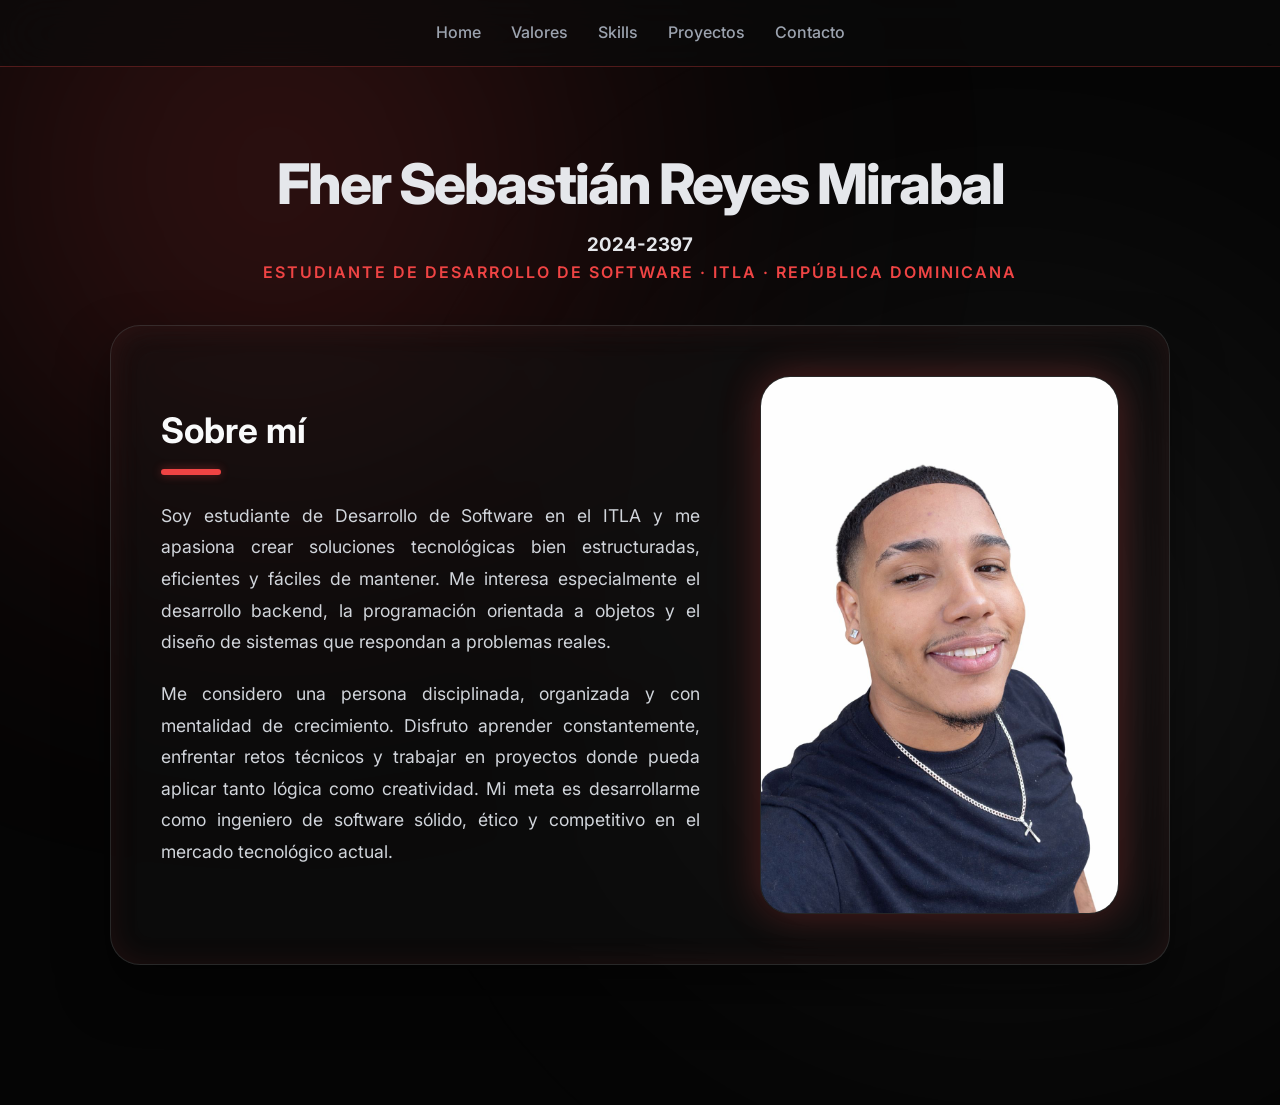
<file: index.html>
<!DOCTYPE html>
<html lang="es">
<head>
    <meta charset="UTF-8">
    <meta name="viewport" content="width=device-width, initial-scale=1.0">
    <title>Fher Reyes | My Personal Site</title>
    <link rel="stylesheet" href="style.css">
</head>
<body>
    <div class="bg-texture"></div>
     <nav>
    <a href="index.html">Home</a>
    <a href="valores.html">Valores</a>
    <a href="skills.html">Skills</a>
    <a href="proyectos.html">Proyectos</a>
    <a href="contacto.html">Contacto</a>
</nav>
     <header>
        <h1>Fher Sebastián Reyes Mirabal</h1>
        
        <h3>2024-2397</h3>
        
        <p>Estudiante de Desarrollo de Software · ITLA · República Dominicana</p>
     </header>
     <main class="container">
        <section class="card">
            <div class="hero">
                <div class="hero-content">
                    <h2 class="section-title">Sobre mí</h2>
                    <div class="hero-text">
                        <p>
                            Soy estudiante de Desarrollo de Software en el ITLA y me apasiona crear soluciones 
                            tecnológicas bien estructuradas, eficientes y fáciles de mantener. Me interesa 
                            especialmente el desarrollo backend, la programación orientada a objetos y el 
                            diseño de sistemas que respondan a problemas reales.
                        </p>
                        <p>
                            Me considero una persona disciplinada, organizada y con mentalidad de crecimiento. 
                            Disfruto aprender constantemente, enfrentar retos técnicos y trabajar en proyectos 
                            donde pueda aplicar tanto lógica como creatividad. Mi meta es desarrollarme como 
                            ingeniero de software sólido, ético y competitivo en el mercado tecnológico actual.
                        </p>
                    </div>
                </div>
                <div class="hero-image">
                    <img src="Mi-Foto.jpeg" alt="Fher Sebastián Reyes Mirabal">
                </div>
            </div>
        </section>
     </main>
    <div style="height: 60px;"></div>
</body>
</html>
</file>
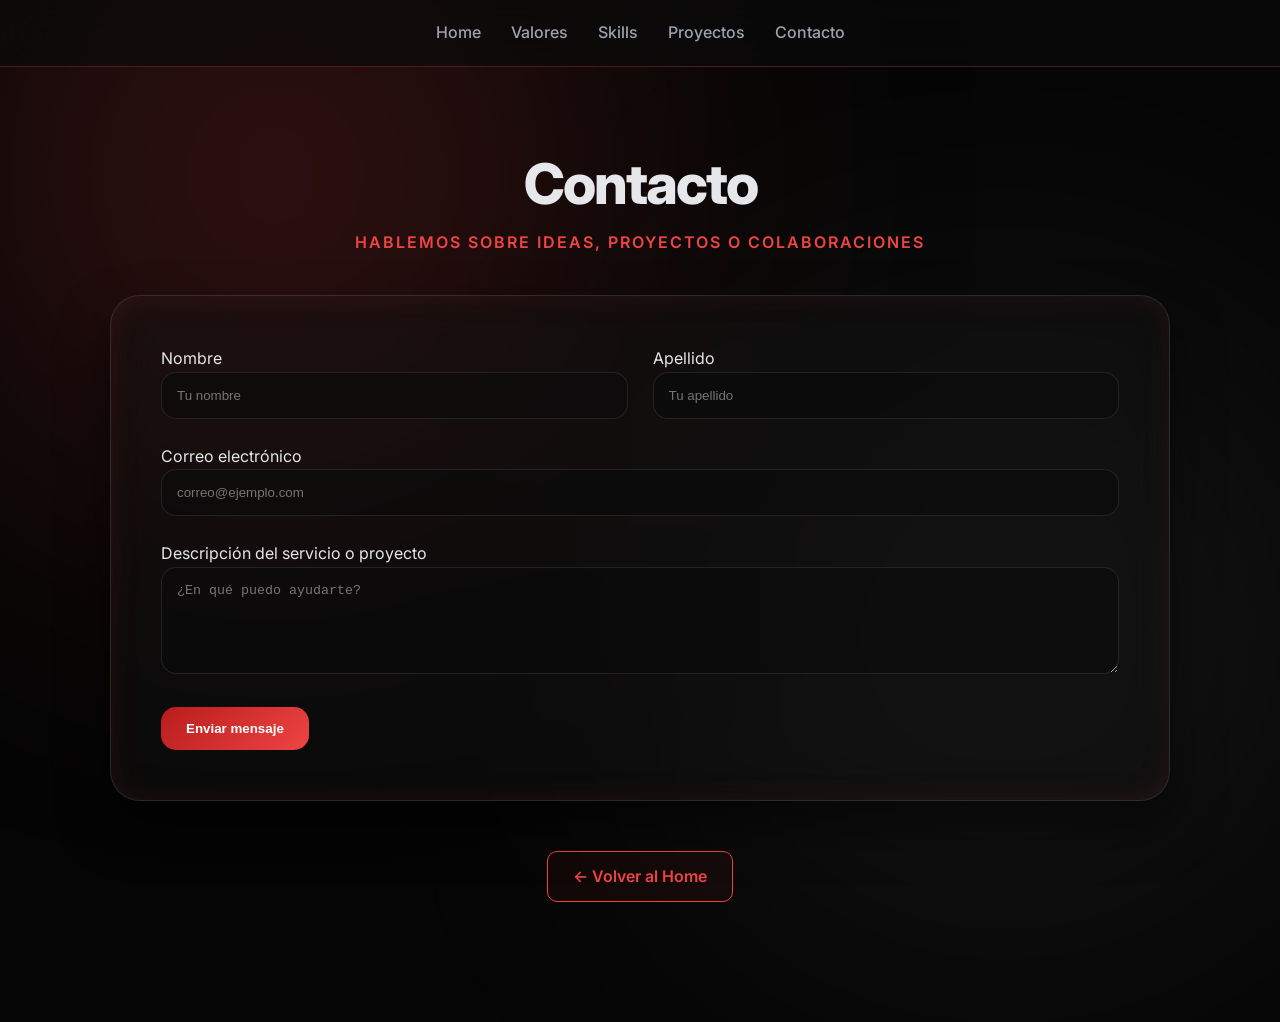
<file: contacto.html>
<!DOCTYPE html>
<html lang="es">
<head>
    <meta charset="UTF-8">
    <meta name="viewport" content="width=device-width, initial-scale=1.0">
    <title>Contacto | Fher Reyes</title>
    <link rel="stylesheet" href="style.css">
</head>
<body>
    <div class="bg-texture"></div>

    <nav>
    <a href="index.html">Home</a>
    <a href="valores.html">Valores</a>
    <a href="skills.html">Skills</a>
    <a href="proyectos.html">Proyectos</a>
    <a href="contacto.html">Contacto</a>
</nav>

    <header>
        <h1>Contacto</h1>
        <p>Hablemos sobre ideas, proyectos o colaboraciones</p>
    </header>

    <main class="container">
        <div class="card">
            <form id="miFormulario" class="contact-form" action="https://formspree.io/f/TU_ID_DE_FORMSPREE" method="POST">
                <div class="form-group">
                    <label>Nombre</label>
                    <input type="text" name="nombre" placeholder="Tu nombre" required>
                </div>

                <div class="form-group">
                    <label>Apellido</label>
                    <input type="text" name="apellido" placeholder="Tu apellido" required>
                </div>

                <div class="full-width">
                    <label>Correo electrónico</label>
                    <input type="email" name="email" placeholder="correo@ejemplo.com" required>
                </div>

                <div class="full-width">
                    <label>Descripción del servicio o proyecto</label>
                    <textarea name="mensaje" rows="5" placeholder="¿En qué puedo ayudarte?" required></textarea>
                </div>

                <div class="full-width">
                    <button type="submit">Enviar mensaje</button>
                </div>
            </form>
        </div>

        <div id="modalGracias" class="modal">
            <div class="card modal-content">
                <span class="value-icon">🚀</span>
                <h2>¡Muchas gracias!</h2>
                <p>Tu mensaje ha sido enviado con éxito. Me pondré en contacto contigo pronto.</p>
                <button onclick="cerrarModal()" class="btn-git" style="margin-top: 20px; width: auto;">Cerrar</button>
            </div>
        </div>

        <div class="back-home-container">
            <a class="back-home" href="index.html">← Volver al Home</a>
        </div>
    </main>

    <div class="footer-space"></div>

    <script>
        const form = document.getElementById('miFormulario');
        const modal = document.getElementById('modalGracias');

        form.addEventListener('submit', async function(e) {
            e.preventDefault();
            const formData = new FormData(this);
            
            const response = await fetch(this.action, {
                method: this.method,
                body: formData,
                headers: { 'Accept': 'application/json' }
            });

            if (response.ok) {
                this.reset();
                modal.style.display = 'flex';
            } else {
                alert('Ocurrió un error. Por favor, intenta de nuevo.');
            }
        });

        function cerrarModal() {
            modal.style.display = 'none';
        }
    </script>
</body>
</html>
</file>
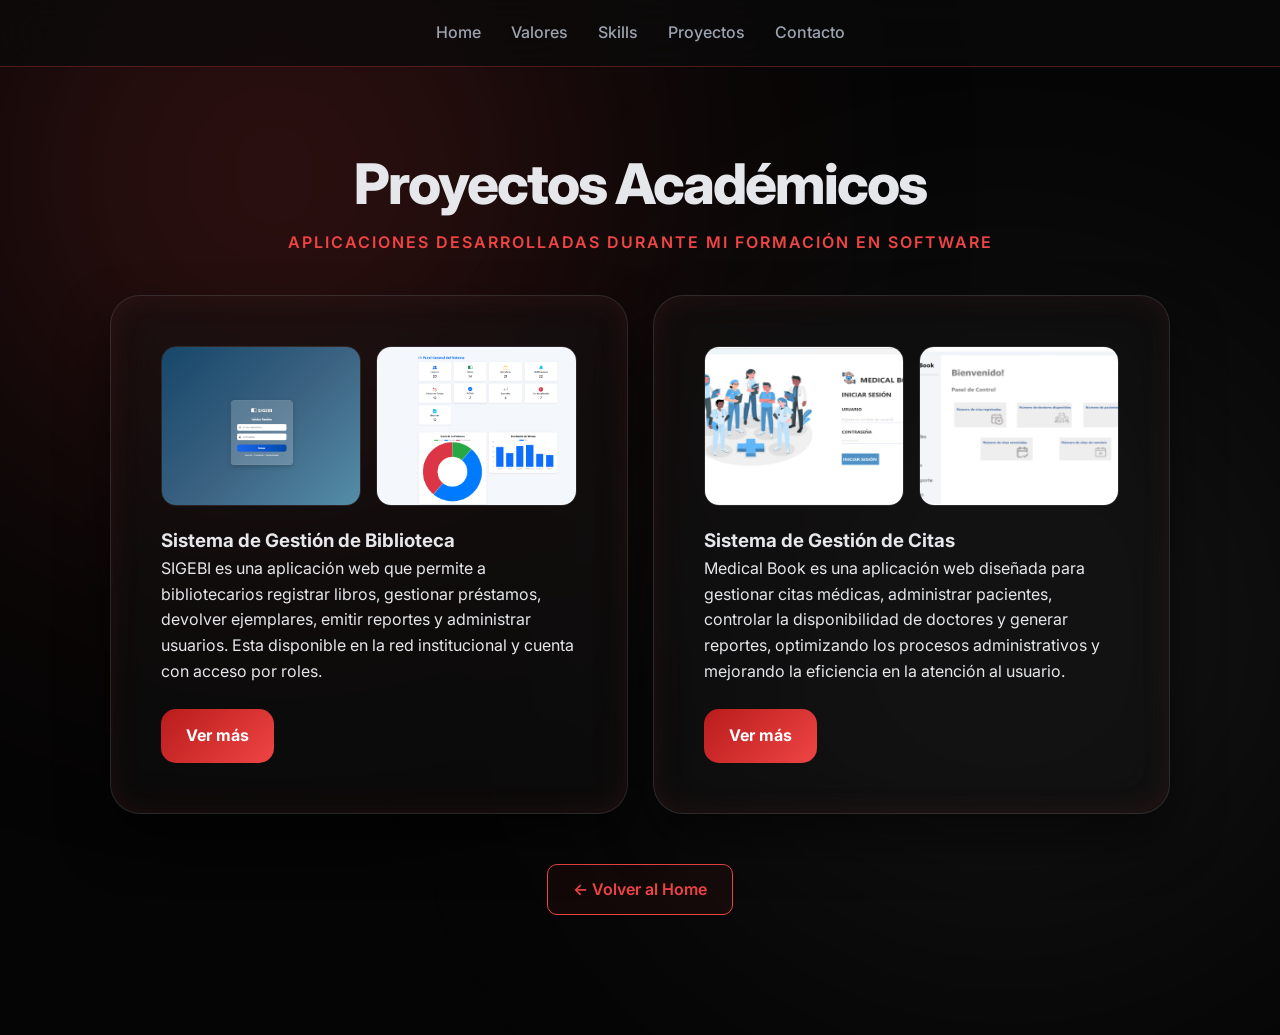
<file: proyectos.html>
<!DOCTYPE html>
<html lang="es">
<head>
    <meta charset="UTF-8">
    <meta name="viewport" content="width=device-width, initial-scale=1.0">
    <title>Proyectos | Fher Reyes</title>
    <link rel="stylesheet" href="style.css">
</head>
<body>

<nav>
    <a href="index.html">Home</a>
    <a href="valores.html">Valores</a>
    <a href="skills.html">Skills</a>
    <a href="proyectos.html">Proyectos</a>
    <a href="contacto.html">Contacto</a>
</nav>

<header>
    <h1>Proyectos Académicos</h1>
    <p>Aplicaciones desarrolladas durante mi formación en software</p>
</header>

<main class="container">
    <div class="skills-grid">

        <div class="card project-card">
            <div class="project-images">
                <img src="Screenshot-170558.png" alt="Biblioteca imagen 1" class="project-img">
                <img src="Screenshot-172101.png" alt="Biblioteca imagen 2" class="project-img">
            </div>
            <h3>Sistema de Gestión de Biblioteca</h3>
            <p>
               SIGEBI es una aplicación web que permite a bibliotecarios registrar libros, gestionar
préstamos, devolver ejemplares, emitir reportes y administrar usuarios. Esta disponible
en la red institucional y cuenta con acceso por roles.
            </p>
            <div class="project-links">
                <a href="https://github.com/20242397/SIGEBI" target="_blank" class="btn-git">Ver más</a>
            </div>
        </div>

        <div class="card project-card">
           <div class="project-images">
              <img src="Screenshot-174814.png" alt="Citas médicas imagen 1" class="project-img">
              <img src="Screenshot-175034.png" alt="Citas médicas imagen 2" class="project-img">
           </div>
            <h3>Sistema de Gestión de Citas</h3>
            <p>
                Medical Book es una aplicación web diseñada para gestionar citas médicas, administrar pacientes, controlar la disponibilidad de doctores y generar reportes, optimizando los procesos administrativos y mejorando la eficiencia en la atención al usuario.
            </p>
            <div class="project-links">
                <a href="https://github.com/Massamune01/team-Itla_colaboration-GrupoC" target="_blank" class="btn-git">Ver más</a>
            </div>
        </div>

    </div>

    <div class="back-home-container">
        <a class="back-home" href="index.html">← Volver al Home</a>
    </div>
</main>

<div class="footer-space"></div>

</body>
</html>
</file>
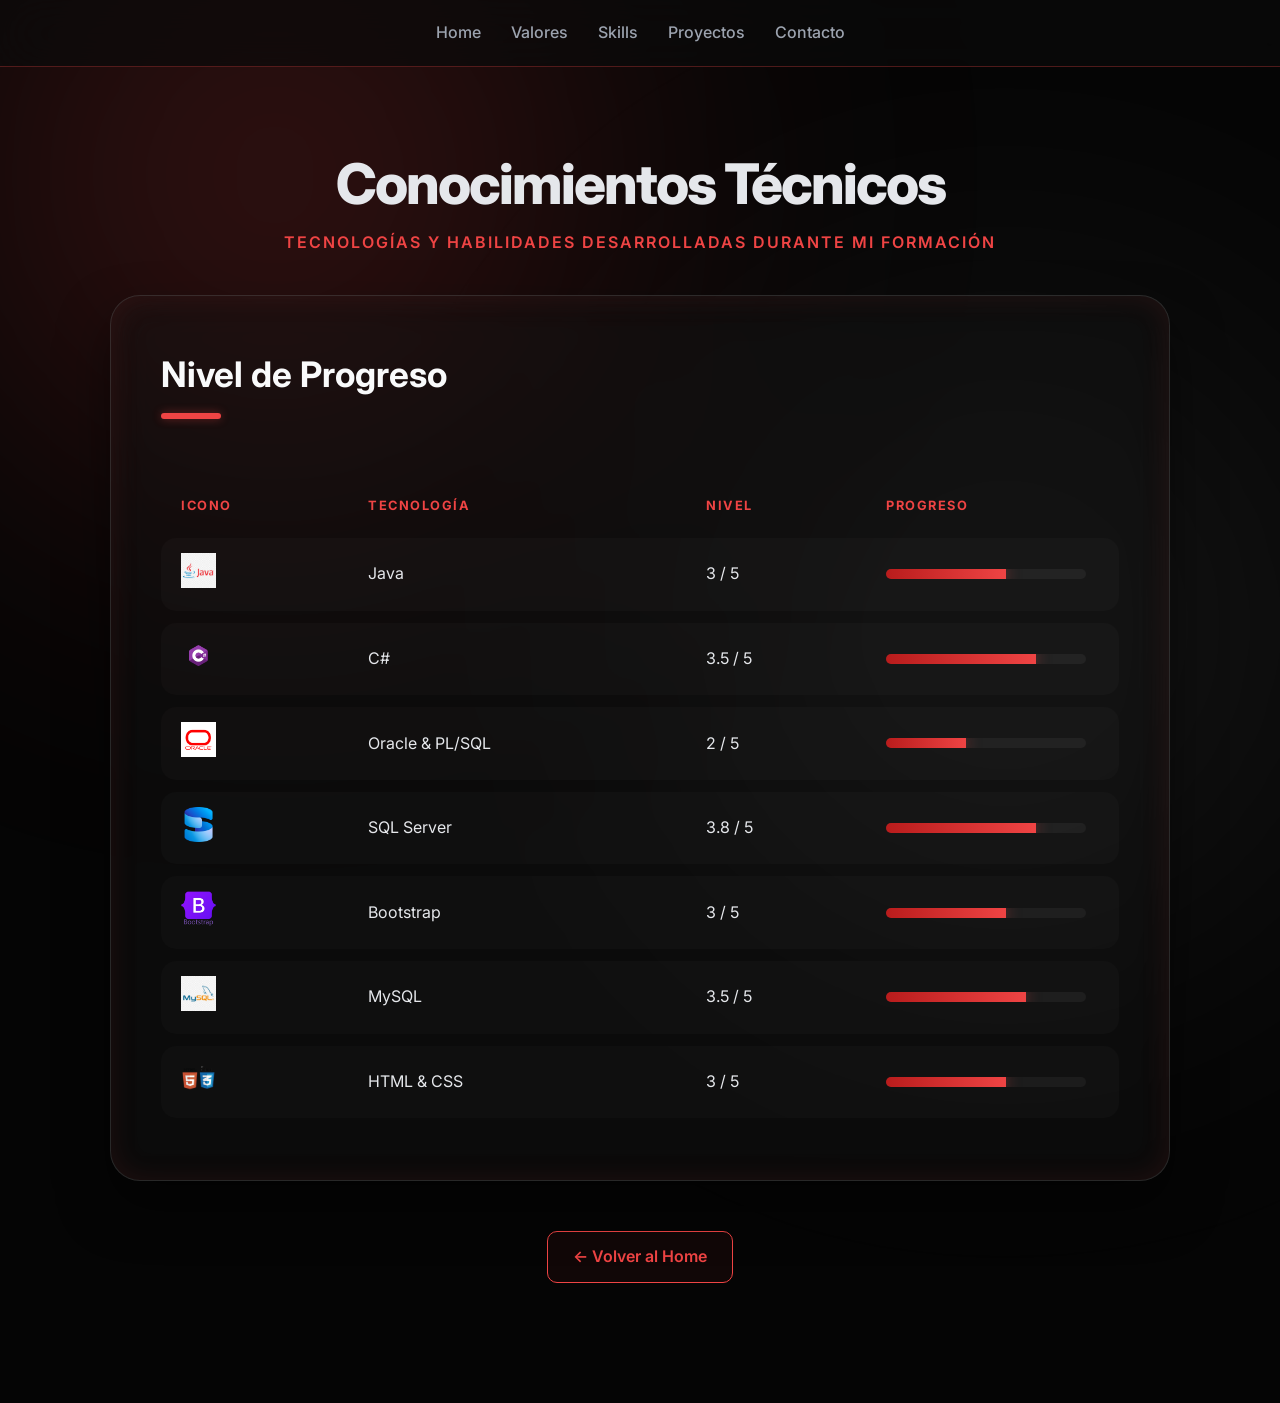
<file: skills.html>
<!DOCTYPE html>
<html lang="es">
<head>
    <meta charset="UTF-8">
    <meta name="viewport" content="width=device-width, initial-scale=1.0">
    <title>Skills | Fher Reyes</title>
    <link rel="stylesheet" href="style.css">
</head>
<body>
    <div class="bg-texture"></div>

    <nav>
    <a href="index.html">Home</a>
    <a href="valores.html">Valores</a>
    <a href="skills.html">Skills</a>
    <a href="proyectos.html">Proyectos</a>
    <a href="contacto.html">Contacto</a>
</nav>

    <header>
        <h1>Conocimientos Técnicos</h1>
        <p>Tecnologías y habilidades desarrolladas durante mi formación</p>
    </header>

    <main class="container">
        <div class="card">
            <h2 class="section-title">Nivel de Progreso</h2>
            <table class="modern-table">
                <thead>
                    <tr>
                        <th>Icono</th>
                        <th>Tecnología</th>
                        <th>Nivel</th>
                        <th>Progreso</th>
                    </tr>
                </thead>
                <tbody>
                    <tr>
                        <td><img src="hd-java-programming-logo-png-701751694771848sm650yaqjt.png" alt="Java" class="table-logo"></td>
                        <td>Java</td>
                        <td>3 / 5</td>
                        <td><div class="skill-bar"><div class="skill-fill" style="width: 60%;"></div></div></td>
                    </tr>
                    <tr>
                        <td><img src="Csharp_Logo.png" alt="C#" class="table-logo"></td>
                        <td>C#</td>
                        <td>3.5 / 5</td>
                        <td><div class="skill-bar"><div class="skill-fill" style="width: 75%;"></div></div></td>
                    </tr>
                    <tr>
                        <td><img src="images.png" alt="Oracle" class="table-logo"></td>
                        <td>Oracle & PL/SQL</td>
                        <td>2 / 5</td>
                        <td><div class="skill-bar"><div class="skill-fill" style="width: 40%;"></div></div></td>
                    </tr>
                    <tr>
                        <td><img src="Microsoft_SQL_Server_2025_icon.svg.png" alt="SQL Server" class="table-logo"></td>
                        <td>SQL Server</td>
                        <td>3.8 / 5</td>
                        <td><div class="skill-bar"><div class="skill-fill" style="width: 75%;"></div></div></td>
                    </tr>
                    <tr>
                        <td><img src="bootstrap-original-wordmark.png" alt="Bootstrap" class="table-logo"></td>
                        <td>Bootstrap</td>
                        <td>3 / 5</td>
                        <td><div class="skill-bar"><div class="skill-fill" style="width: 60%;"></div></div></td>
                    </tr>
                    <tr>
                        <td><img src="hd-mysql-logo-transparent-background-701751694771788209ydqoapx.png" alt="MySQL" class="table-logo"></td>
                        <td>MySQL</td>
                        <td>3.5 / 5</td>
                        <td><div class="skill-bar"><div class="skill-fill" style="width: 70%;"></div></div></td>
                    </tr>
                    <tr>
                        <td><img src="css3-html5-e1383236383597.png" alt="HTML/CSS" class="table-logo"></td>
                        <td>HTML & CSS</td>
                        <td>3 / 5</td>
                        <td><div class="skill-bar"><div class="skill-fill" style="width: 60%;"></div></div></td>
                    </tr>
                </tbody>
            </table>
        </div>

        <div class="back-home-container">
            <a class="back-home" href="index.html">← Volver al Home</a>
        </div>
    </main>

    <div class="footer-space"></div>
</body>
</html>
</file>
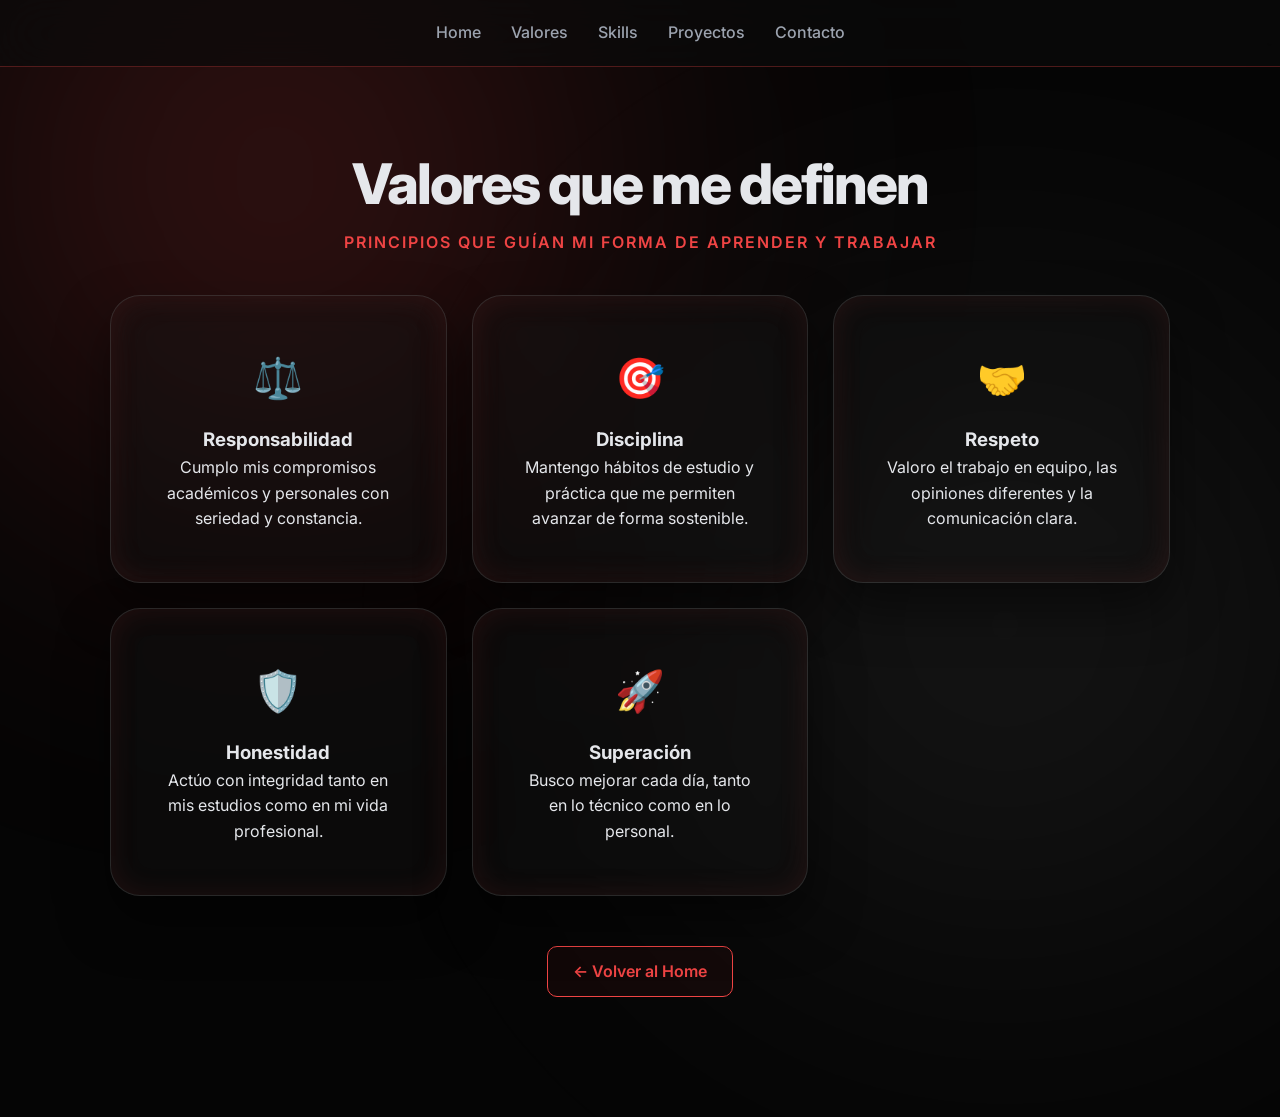
<file: valores.html>
<!DOCTYPE html>
<html lang="es">
<head>
    <meta charset="UTF-8">
    <meta name="viewport" content="width=device-width, initial-scale=1.0">
    <title>Valores | Fher Reyes</title>
    <link rel="stylesheet" href="style.css">
</head>
<body>
<div class="bg-texture"></div>
<nav>
    <a href="index.html">Home</a>
    <a href="valores.html">Valores</a>
    <a href="skills.html">Skills</a>
    <a href="proyectos.html">Proyectos</a>
    <a href="contacto.html">Contacto</a>
</nav>
<header>
    <h1>Valores que me definen</h1>
    <p>Principios que guían mi forma de aprender y trabajar</p>
</header>
<main class="container">
    <div class="values-grid">
        <div class="card value-item">
            <span class="value-icon">⚖️</span>
            <h3>Responsabilidad</h3>
            <p>Cumplo mis compromisos académicos y personales con seriedad y constancia.</p>
        </div>
        <div class="card value-item">
            <span class="value-icon">🎯</span>
            <h3>Disciplina</h3>
            <p>Mantengo hábitos de estudio y práctica que me permiten avanzar de forma sostenible.</p>
        </div>
        <div class="card value-item">
            <span class="value-icon">🤝</span>
            <h3>Respeto</h3>
            <p>Valoro el trabajo en equipo, las opiniones diferentes y la comunicación clara.</p>
        </div>
        <div class="card value-item">
            <span class="value-icon">🛡️</span>
            <h3>Honestidad</h3>
            <p>Actúo con integridad tanto en mis estudios como en mi vida profesional.</p>
        </div>
        <div class="card value-item">
            <span class="value-icon">🚀</span>
            <h3>Superación</h3>
            <p>Busco mejorar cada día, tanto en lo técnico como en lo personal.</p>
        </div>
    </div>
    <div class="back-home-container">
        <a class="back-home" href="index.html">← Volver al Home</a>
    </div>
</main>
<div class="footer-space"></div>
</body>
</html>
</file>
<file: style.css>
@import url('https://fonts.googleapis.com/css2?family=Inter:wght@300;400;500;600;700&display=swap');

/* --- RESET Y BASE --- */
* {
    box-sizing: border-box;
    margin: 0;
    padding: 0;
}

body {
    font-family: 'Inter', sans-serif;
    background-color: #050505; 
    color: #e5e7eb;
    min-height: 100vh;
    line-height: 1.6;
    position: relative;
    overflow-x: hidden;
}

/* --- TEXTURA Y LUCES ULTRA POTENCIADAS --- */
body::before, body::after {
    content: '';
    position: fixed;
    border-radius: 50%;
    z-index: -1;
    pointer-events: none;
    filter: blur(140px); 
}

body::before {
    width: 950px;
    height: 950px;
    top: -300px;
    left: -200px;
    background: radial-gradient(circle, rgba(239, 68, 68, 0.28) 0%, rgba(0, 0, 0, 0) 70%);
}

body::after {
    width: 950px;
    height: 950px;
    bottom: -200px;
    right: -200px;
    background: radial-gradient(circle, rgba(255, 255, 255, 0.1) 0%, rgba(0, 0, 0, 0) 70%);
}

.bg-texture {
    position: fixed;
    top: 0; left: 0; width: 100%; height: 100%;
    background-image: url('https://www.transparenttextures.com/patterns/stardust.png');
    opacity: 0.08;
    z-index: -1;
    pointer-events: none;
}

/* --- NAVEGACIÓN --- */
nav {
    position: fixed;
    top: 0; width: 100%;
    background: rgba(10, 10, 10, 0.7);
    backdrop-filter: blur(25px);
    display: flex;
    justify-content: center;
    gap: 30px;
    padding: 20px 0;
    z-index: 1000;
    border-bottom: 1px solid rgba(239, 68, 68, 0.3);
}

nav a {
    color: #9ca3af;
    text-decoration: none;
    font-weight: 500;
    transition: 0.3s;
}

nav a:hover { color: #ef4444; text-shadow: 0 0 10px rgba(239, 68, 68, 0.6); }

/* --- HEADER --- */
header { padding: 140px 20px 40px; text-align: center; }
header h1 { font-size: 3.5rem; font-weight: 800; letter-spacing: -2px; }
header p { color: #ef4444; font-weight: 600; text-transform: uppercase; letter-spacing: 2px; }

/* --- CONTENEDORES --- */
.container { max-width: 1100px; margin: auto; padding: 0 20px 80px; }

/* --- TARJETAS (Glassmorphism de Alta Claridad) --- */
.card {
    background: rgba(20, 20, 20, 0.4); 
    border-radius: 30px;
    padding: 50px; 
    border: 1px solid rgba(255, 255, 255, 0.12);
    backdrop-filter: blur(20px);
    box-shadow: 0 25px 50px rgba(0, 0, 0, 0.5), 
                inset 0 0 30px rgba(239, 68, 68, 0.1);
}

/* --- HOME (Hero Equilibrado) --- */
.hero { 
    display: grid; 
    grid-template-columns: 1.2fr 0.8fr; 
    gap: 60px; 
    align-items: center; 
}

.hero-content { text-align: left; }

.section-title {
    font-size: 2.2rem;
    margin-bottom: 25px;
    color: #f9fafb;
    position: relative;
    display: inline-block;
}

.section-title::after {
    content: '';
    display: block;
    width: 60px;
    height: 6px;
    background: #ef4444;
    margin-top: 10px;
    border-radius: 50px;
    box-shadow: 0 0 10px rgba(239, 68, 68, 0.4);
}

.hero-content p {
    font-size: 1.1rem; 
    line-height: 1.8; 
    color: #d1d5db;
    margin-bottom: 20px;
    text-align: justify; 
}

.hero-image { display: flex; justify-content: center; }

.hero-image img {
    width: 100%; 
    max-width: 380px; 
    border-radius: 30px; 
    border: 1px solid rgba(255, 255, 255, 0.1);
    box-shadow: 0 0 40px rgba(239, 68, 68, 0.3);
    object-fit: cover;
    transition: transform 0.3s ease;
}

.hero-image img:hover { transform: scale(1.02); }

/* --- SECCIÓN DE VALORES --- */
.values-grid {
    display: grid;
    grid-template-columns: repeat(auto-fit, minmax(280px, 1fr));
    gap: 25px;
}

.value-item {
    text-align: center;
    display: flex;
    flex-direction: column;
    align-items: center;
    justify-content: center;
}

.value-icon {
    font-size: 2.5rem;
    margin-bottom: 15px;
    display: flex;
    justify-content: center;
    align-items: center;
}

/* --- TABLA MODERNA (Skills) --- */
.modern-table {
    width: 100%;
    border-collapse: separate;
    border-spacing: 0 12px;
    margin-top: 30px;
}

.modern-table th {
    color: #ef4444;
    text-transform: uppercase;
    font-size: 0.8rem;
    letter-spacing: 1.5px;
    padding: 10px 20px;
    text-align: left;
}

.modern-table tbody tr {
    background: rgba(255, 255, 255, 0.02);
    transition: transform 0.3s ease, background 0.3s ease;
}

.modern-table tbody tr:hover {
    background: rgba(255, 255, 255, 0.05);
    transform: scale(1.01);
}

.modern-table td { padding: 15px 20px; vertical-align: middle; }
.modern-table td:first-child { border-radius: 15px 0 0 15px; }
.modern-table td:last-child { border-radius: 0 15px 15px 0; }

.table-logo { width: 35px; height: 35px; object-fit: contain; }

/* --- BARRAS DE PROGRESO --- */
.skill-bar { 
    background: rgba(255, 255, 255, 0.05); 
    height: 10px; 
    border-radius: 10px; 
    overflow: hidden; 
    width: 100%;
    max-width: 200px;
}

.skill-fill { 
    height: 100%; 
    background: linear-gradient(90deg, #b91c1c, #ef4444); 
    box-shadow: 0 0 15px rgba(239, 68, 68, 0.5); 
}

/* --- PROYECTOS --- */
.skills-grid {
    display: grid;
    grid-template-columns: repeat(auto-fit, minmax(320px, 1fr));
    gap: 25px;
}

.project-card {
    display: flex;
    flex-direction: column;
    justify-content: space-between;
    height: 100%;
}

.project-images { 
    display: grid; 
    grid-template-columns: 1fr 1fr; 
    gap: 15px; 
    margin-bottom: 20px; 
}

.project-img { 
    width: 100%; 
    height: 160px; 
    object-fit: cover; 
    border-radius: 15px; 
    border: 1px solid rgba(255, 255, 255, 0.1); 
}

.project-card p {
    margin-bottom: 25px;
    flex-grow: 1;
}

/* --- FORMULARIO Y CONTACTO --- */
.contact-form { display: grid; grid-template-columns: 1fr 1fr; gap: 25px; }
.full-width { grid-column: span 2; }
.contact-form input, .contact-form textarea {
    width: 100%; padding: 15px; background: rgba(10, 10, 10, 0.6);
    border: 1px solid rgba(255, 255, 255, 0.1); border-radius: 15px; color: white;
}

/* --- VENTANA MODAL (GRACIAS) --- */
.modal {
    display: none; 
    position: fixed;
    z-index: 2000;
    left: 0;
    top: 0;
    width: 100%;
    height: 100%;
    background-color: rgba(0, 0, 0, 0.85);
    backdrop-filter: blur(15px);
    justify-content: center;
    align-items: center;
    padding: 20px;
}

.modal-content {
    max-width: 500px;
    width: 100%;
    text-align: center;
    animation: modalSlideIn 0.4s ease-out;
    background: rgba(25, 25, 25, 0.7);
}

@keyframes modalSlideIn {
    from { transform: translateY(-30px); opacity: 0; }
    to { transform: translateY(0); opacity: 1; }
}

.modal-content h2 { margin-bottom: 15px; color: #ef4444; }
.modal-content p { color: #d1d5db; margin-bottom: 20px; }

/* --- BOTONES Y CENTRADO --- */
.btn-git, .ver-mas, button {
    background: linear-gradient(135deg, #b91c1c, #ef4444);
    color: white; 
    padding: 14px 25px; 
    border-radius: 15px; 
    font-weight: 700;
    text-decoration: none; 
    border: none; 
    cursor: pointer; 
    transition: 0.3s;
    display: block;
    text-align: center;
    width: fit-content;
}

.ver-mas { width: 100%; }

.btn-git:hover, button:hover, .ver-mas:hover {
    transform: translateY(-3px);
    box-shadow: 0 10px 20px rgba(239, 68, 68, 0.4);
}

.back-home-container {
    width: 100%;
    display: flex;
    justify-content: center;
    margin-top: 50px;
    padding-bottom: 40px;
}

.back-home {
    color: #ef4444; 
    text-decoration: none; 
    font-weight: 600;
    padding: 12px 25px; 
    border: 1px solid #ef4444; 
    border-radius: 10px;
    transition: 0.3s;
    background: rgba(239, 68, 68, 0.05);
}

.back-home:hover { 
    background: rgba(239, 68, 68, 0.15); 
    box-shadow: 0 0 15px rgba(239, 68, 68, 0.3);
}

/* --- RESPONSIVO --- */
@media (max-width: 900px) {
    .hero { grid-template-columns: 1fr; text-align: center; gap: 40px; }
    .hero-image img { max-width: 320px; }
    header h1 { font-size: 2.5rem; }
    .contact-form { grid-template-columns: 1fr; }
    .full-width { grid-column: span 1; }
}
</file>
